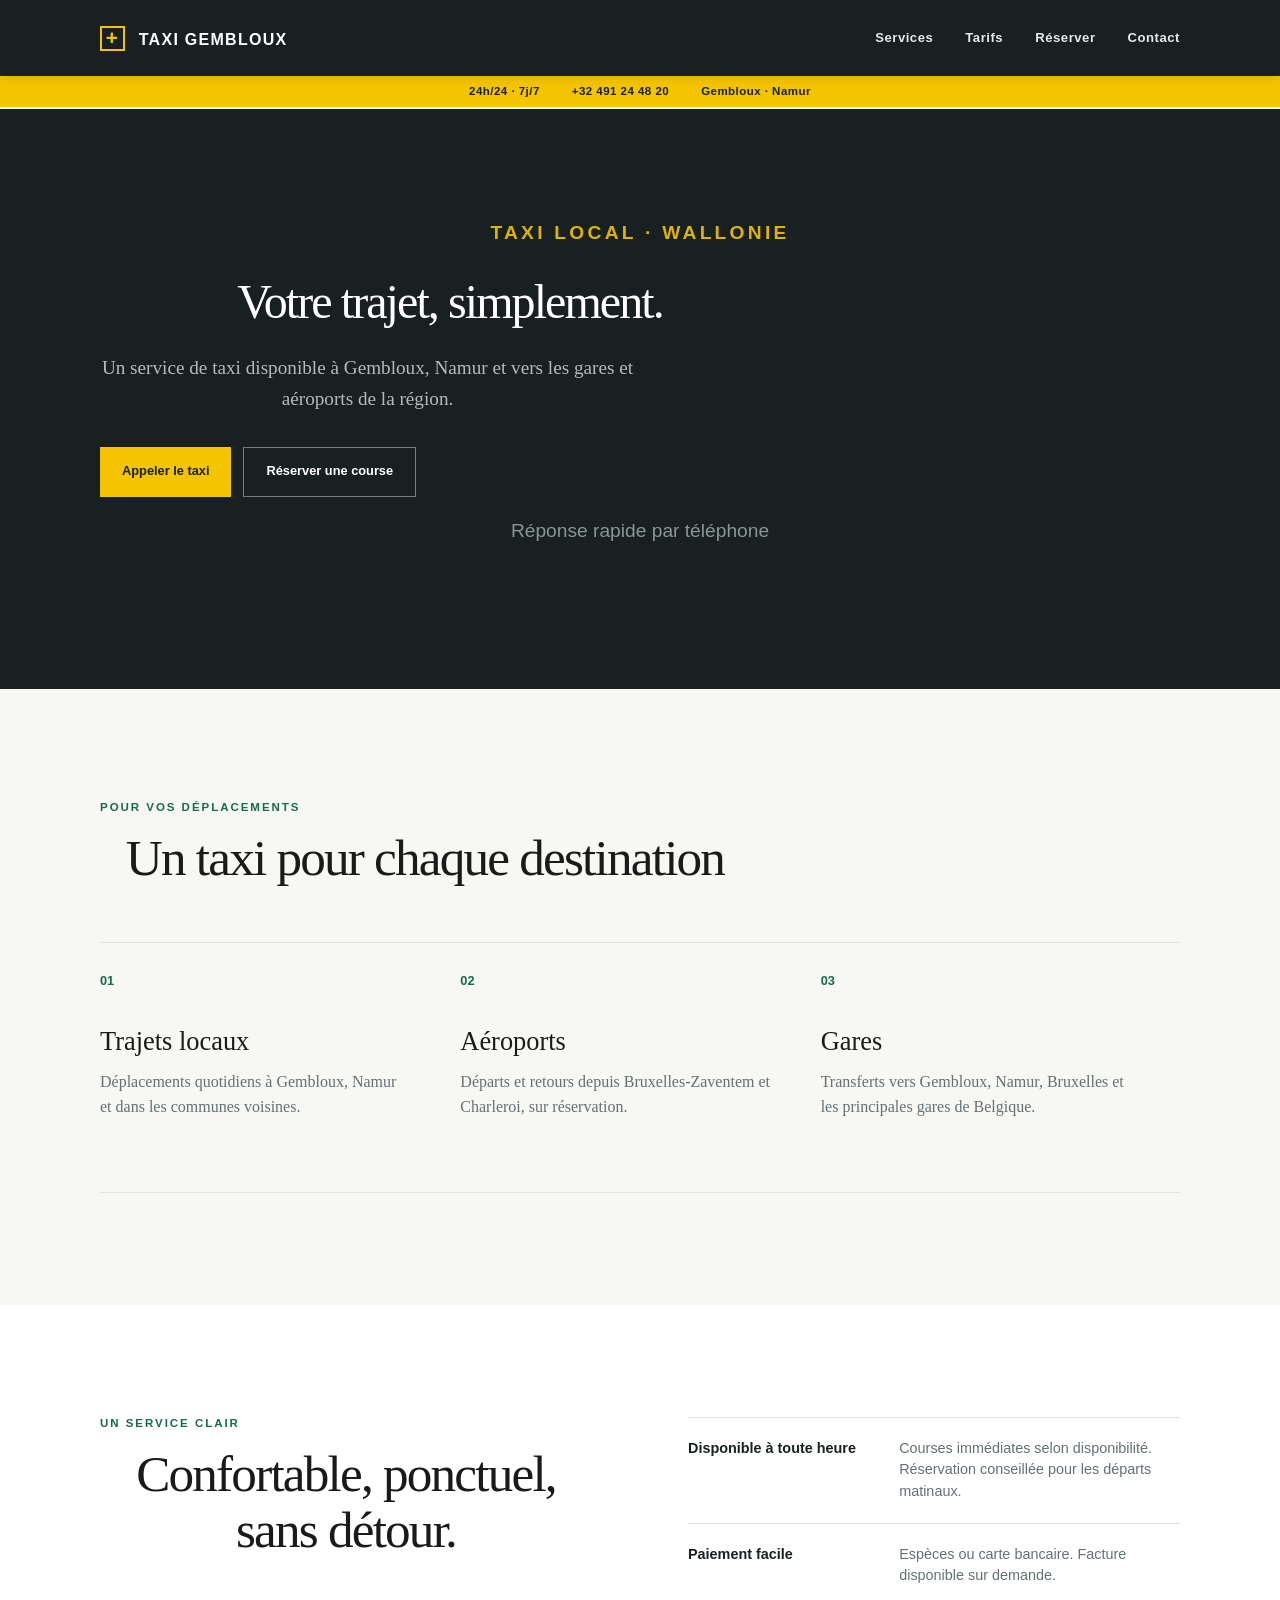
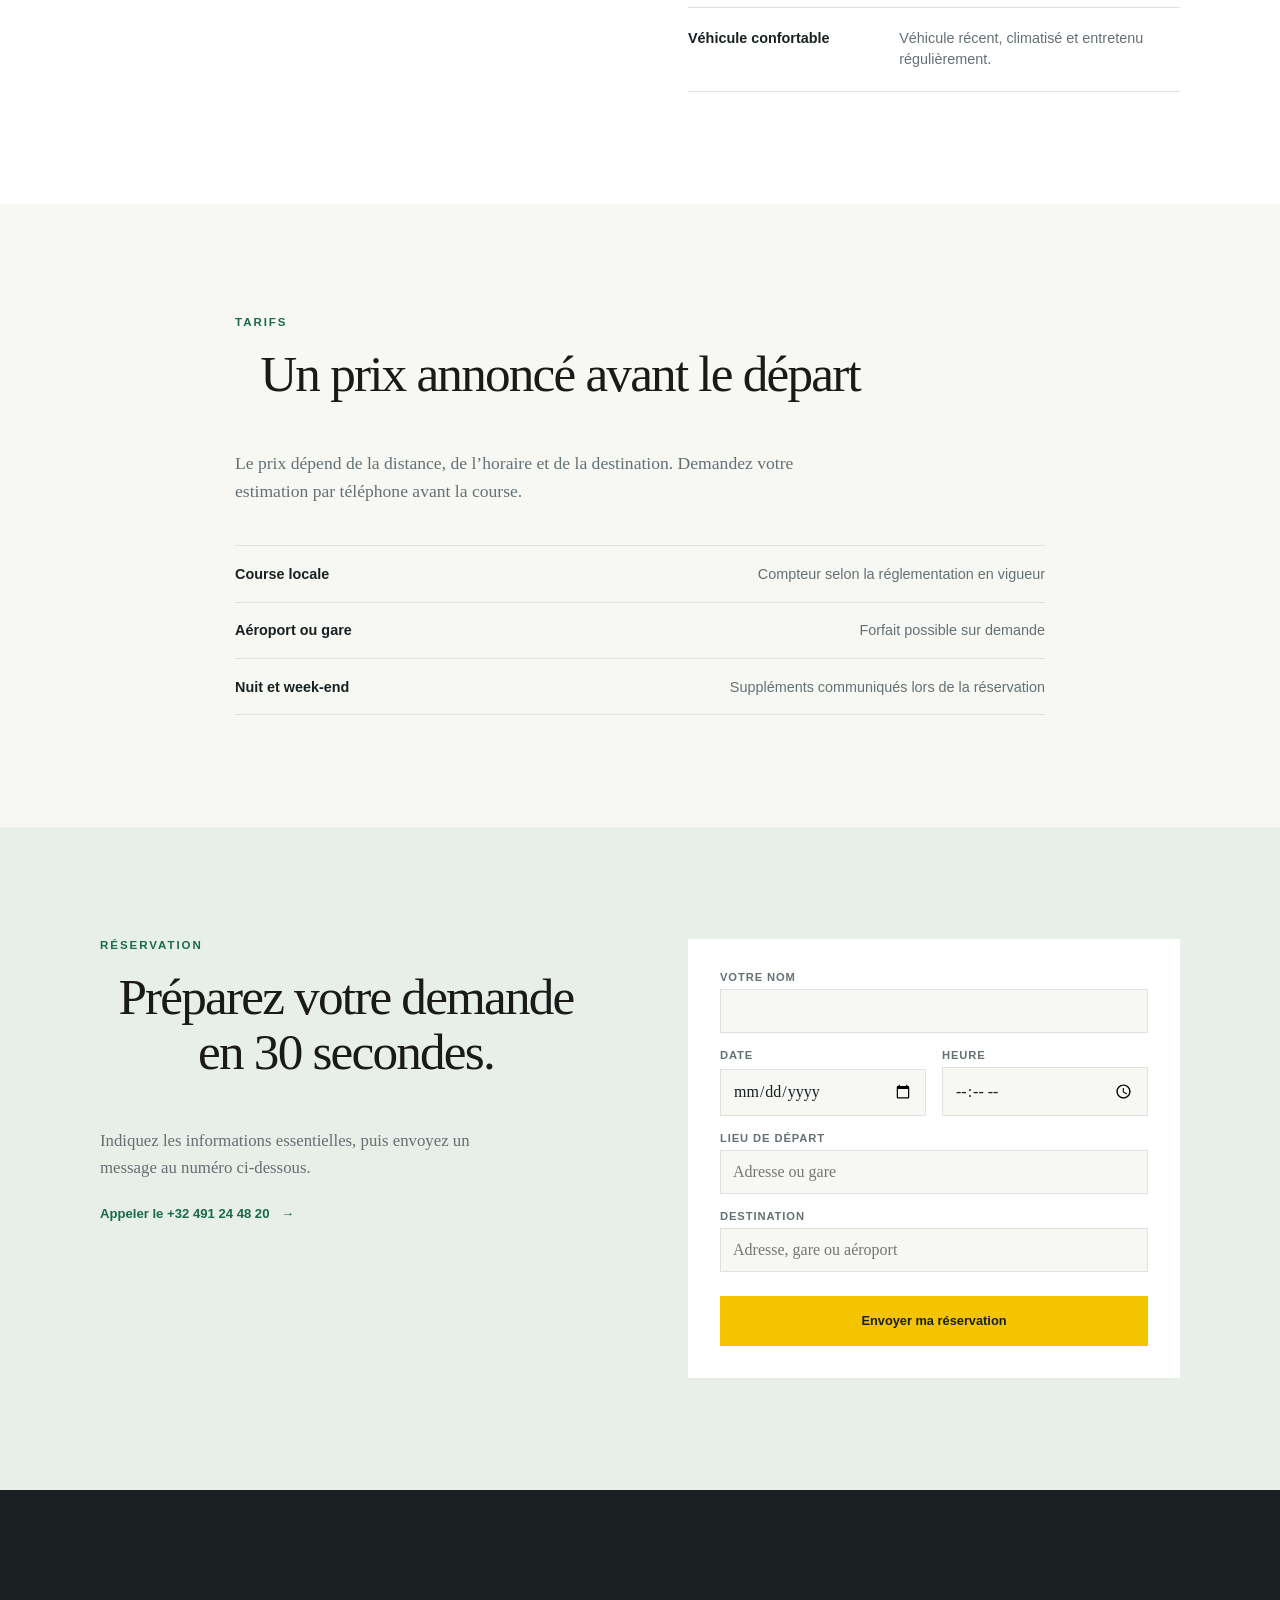
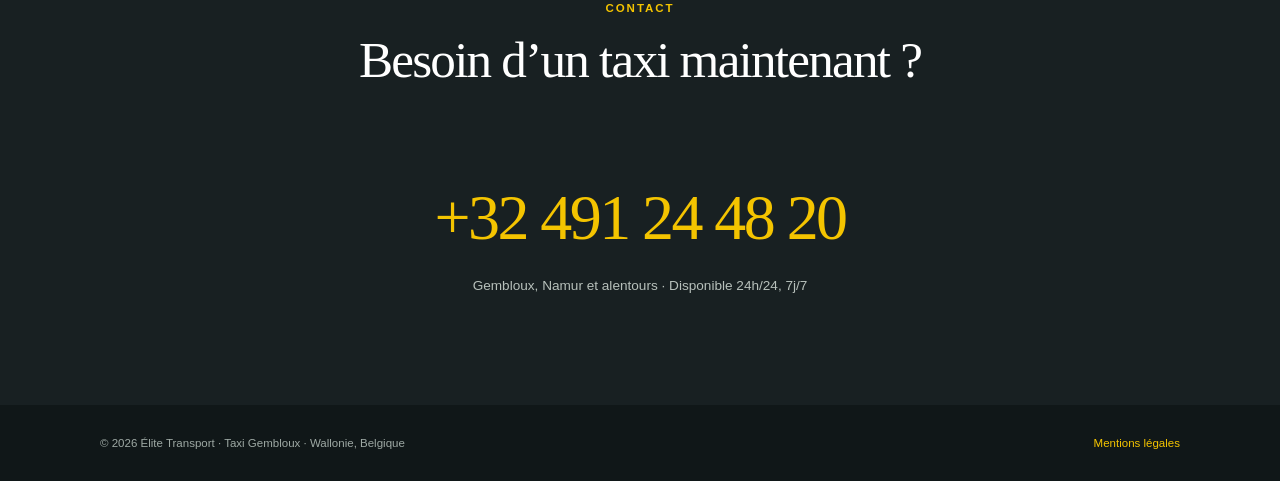
<file: index.html>
<!DOCTYPE html>
<html lang="fr">
  <head>
    <meta charset="UTF-8" />
    <meta name="viewport" content="width=device-width, initial-scale=1.0" />
    <title>Taxi Gembloux | Namur, gares et aéroports 24h/24</title>
    <meta name="description" content="Taxi à Gembloux et Namur : trajets locaux, gares et aéroports. Réservez votre course 24h/24 par téléphone." />
    <meta property="og:title" content="Taxi Gembloux | Trajets locaux et aéroports" />
    <meta property="og:description" content="Réservez votre taxi à Gembloux et Namur par téléphone." />
    <meta property="og:type" content="website" />
    <link rel="icon" type="image/svg+xml" href="favicon.svg" />
    <link rel="stylesheet" href="style.css" />
  </head>
  <body>
    <header class="site-header">
      <nav class="container" aria-label="Navigation principale">
        <a class="logo" href="#accueil" aria-label="Taxi Gembloux, accueil"><span aria-hidden="true">+</span> TAXI GEMBLOUX</a>
        <ul class="nav-links" id="nav-links">
          <li><a href="#services">Services</a></li>
          <li><a href="#tarifs">Tarifs</a></li>
          <li><a href="#reservation">Réserver</a></li>
          <li><a href="#contact">Contact</a></li>
        </ul>
        <button class="hamburger" id="hamburger" type="button" aria-label="Ouvrir le menu" aria-controls="nav-links" aria-expanded="false">
          <span></span><span></span><span></span>
        </button>
      </nav>
    </header>

    <div class="info-bar" aria-label="Informations pratiques">
      <span><strong>24h/24</strong> · 7j/7</span>
      <a href="tel:+32491244820">+32 491 24 48 20</a>
      <span>Gembloux · Namur</span>
    </div>

    <main>
      <section id="accueil" class="hero">
        <div class="container hero-content">
          <p class="eyebrow">Taxi local · Wallonie</p>
          <h1>Votre trajet, simplement.</h1>
          <p class="hero-text">Un service de taxi disponible à Gembloux, Namur et vers les gares et aéroports de la région.</p>
          <div class="hero-actions">
            <a href="tel:+32491244820" class="button button-primary">Appeler le taxi</a>
            <a href="#reservation" class="button button-secondary">Réserver une course</a>
          </div>
          <p class="hero-note">Réponse rapide par téléphone</p>
        </div>
      </section>

      <section id="services" class="section">
        <div class="container">
          <p class="eyebrow">Pour vos déplacements</p>
          <h2>Un taxi pour chaque destination</h2>
          <div class="services">
            <article class="service-card"><div class="service-number">01</div><h3>Trajets locaux</h3><p>Déplacements quotidiens à Gembloux, Namur et dans les communes voisines.</p></article>
            <article class="service-card"><div class="service-number">02</div><h3>Aéroports</h3><p>Départs et retours depuis Bruxelles-Zaventem et Charleroi, sur réservation.</p></article>
            <article class="service-card"><div class="service-number">03</div><h3>Gares</h3><p>Transferts vers Gembloux, Namur, Bruxelles et les principales gares de Belgique.</p></article>
          </div>
        </div>
      </section>

      <section class="section reassurance">
        <div class="container reassurance-grid">
          <div><p class="eyebrow">Un service clair</p><h2>Confortable, ponctuel, sans détour.</h2></div>
          <div class="reassurance-list"><p><strong>Disponible à toute heure</strong><span>Courses immédiates selon disponibilité. Réservation conseillée pour les départs matinaux.</span></p><p><strong>Paiement facile</strong><span>Espèces ou carte bancaire. Facture disponible sur demande.</span></p><p><strong>Véhicule confortable</strong><span>Véhicule récent, climatisé et entretenu régulièrement.</span></p></div>
        </div>
      </section>

      <section id="tarifs" class="section">
        <div class="container narrow">
          <p class="eyebrow">Tarifs</p><h2>Un prix annoncé avant le départ</h2>
          <p class="section-intro">Le prix dépend de la distance, de l’horaire et de la destination. Demandez votre estimation par téléphone avant la course.</p>
          <div class="price-points"><div><strong>Course locale</strong><span>Compteur selon la réglementation en vigueur</span></div><div><strong>Aéroport ou gare</strong><span>Forfait possible sur demande</span></div><div><strong>Nuit et week-end</strong><span>Suppléments communiqués lors de la réservation</span></div></div>
        </div>
      </section>

      <section id="reservation" class="section reservation">
        <div class="container reservation-grid">
          <div><p class="eyebrow">Réservation</p><h2>Préparez votre demande en 30 secondes.</h2><p>Indiquez les informations essentielles, puis envoyez un message au numéro ci-dessous.</p><a href="tel:+32491244820" class="text-link">Appeler le +32 491 24 48 20 <span aria-hidden="true">→</span></a></div>
          <form id="booking-form" class="booking-form">
            <label for="name">Votre nom<input id="name" name="name" type="text" autocomplete="name" required /></label>
            <div class="form-row"><label for="date">Date<input id="date" name="date" type="date" required /></label><label for="time">Heure<input id="time" name="time" type="time" required /></label></div>
            <label for="pickup">Lieu de départ<input id="pickup" name="pickup" type="text" placeholder="Adresse ou gare" required /></label>
            <label for="destination">Destination<input id="destination" name="destination" type="text" placeholder="Adresse, gare ou aéroport" required /></label>
            <button class="button button-primary" type="submit">Envoyer ma réservation</button>
          </form>
        </div>
      </section>

      <section id="contact" class="section contact"><div class="container contact-inner"><p class="eyebrow">Contact</p><h2>Besoin d’un taxi maintenant ?</h2><a class="contact-phone" href="tel:+32491244820">+32 491 24 48 20</a><p>Gembloux, Namur et alentours · Disponible 24h/24, 7j/7</p></div></section>
    </main>

    <footer><div class="container footer-content"><p>&copy; 2026 Élite Transport · Taxi Gembloux · Wallonie, Belgique</p><a href="mentions-legales.html">Mentions légales</a></div></footer>
    <div class="action-bar"><a href="tel:+32491244820">+32 491 24 48 20</a><a href="tel:+32491244820">Appeler</a></div>

    <script>
      const hamburger = document.getElementById("hamburger");
      const navLinks = document.getElementById("nav-links");
      hamburger.addEventListener("click", () => {
        const isOpen = navLinks.classList.toggle("open");
        hamburger.classList.toggle("open", isOpen);
        hamburger.setAttribute("aria-expanded", String(isOpen));
      });
      navLinks.querySelectorAll("a").forEach((link) => link.addEventListener("click", () => {
        navLinks.classList.remove("open"); hamburger.classList.remove("open"); hamburger.setAttribute("aria-expanded", "false");
      }));
      document.getElementById("booking-form").addEventListener("submit", (event) => {
        event.preventDefault();
        const data = new FormData(event.currentTarget);
        const message = `Bonjour, je souhaite réserver un taxi.\nNom : ${data.get("name")}\nDate : ${data.get("date")} à ${data.get("time")}\nDépart : ${data.get("pickup")}\nDestination : ${data.get("destination")}`;
        window.location.href = `sms:+32491244820?body=${encodeURIComponent(message)}`;
      });
    </script>
  </body>
</html>
</file>
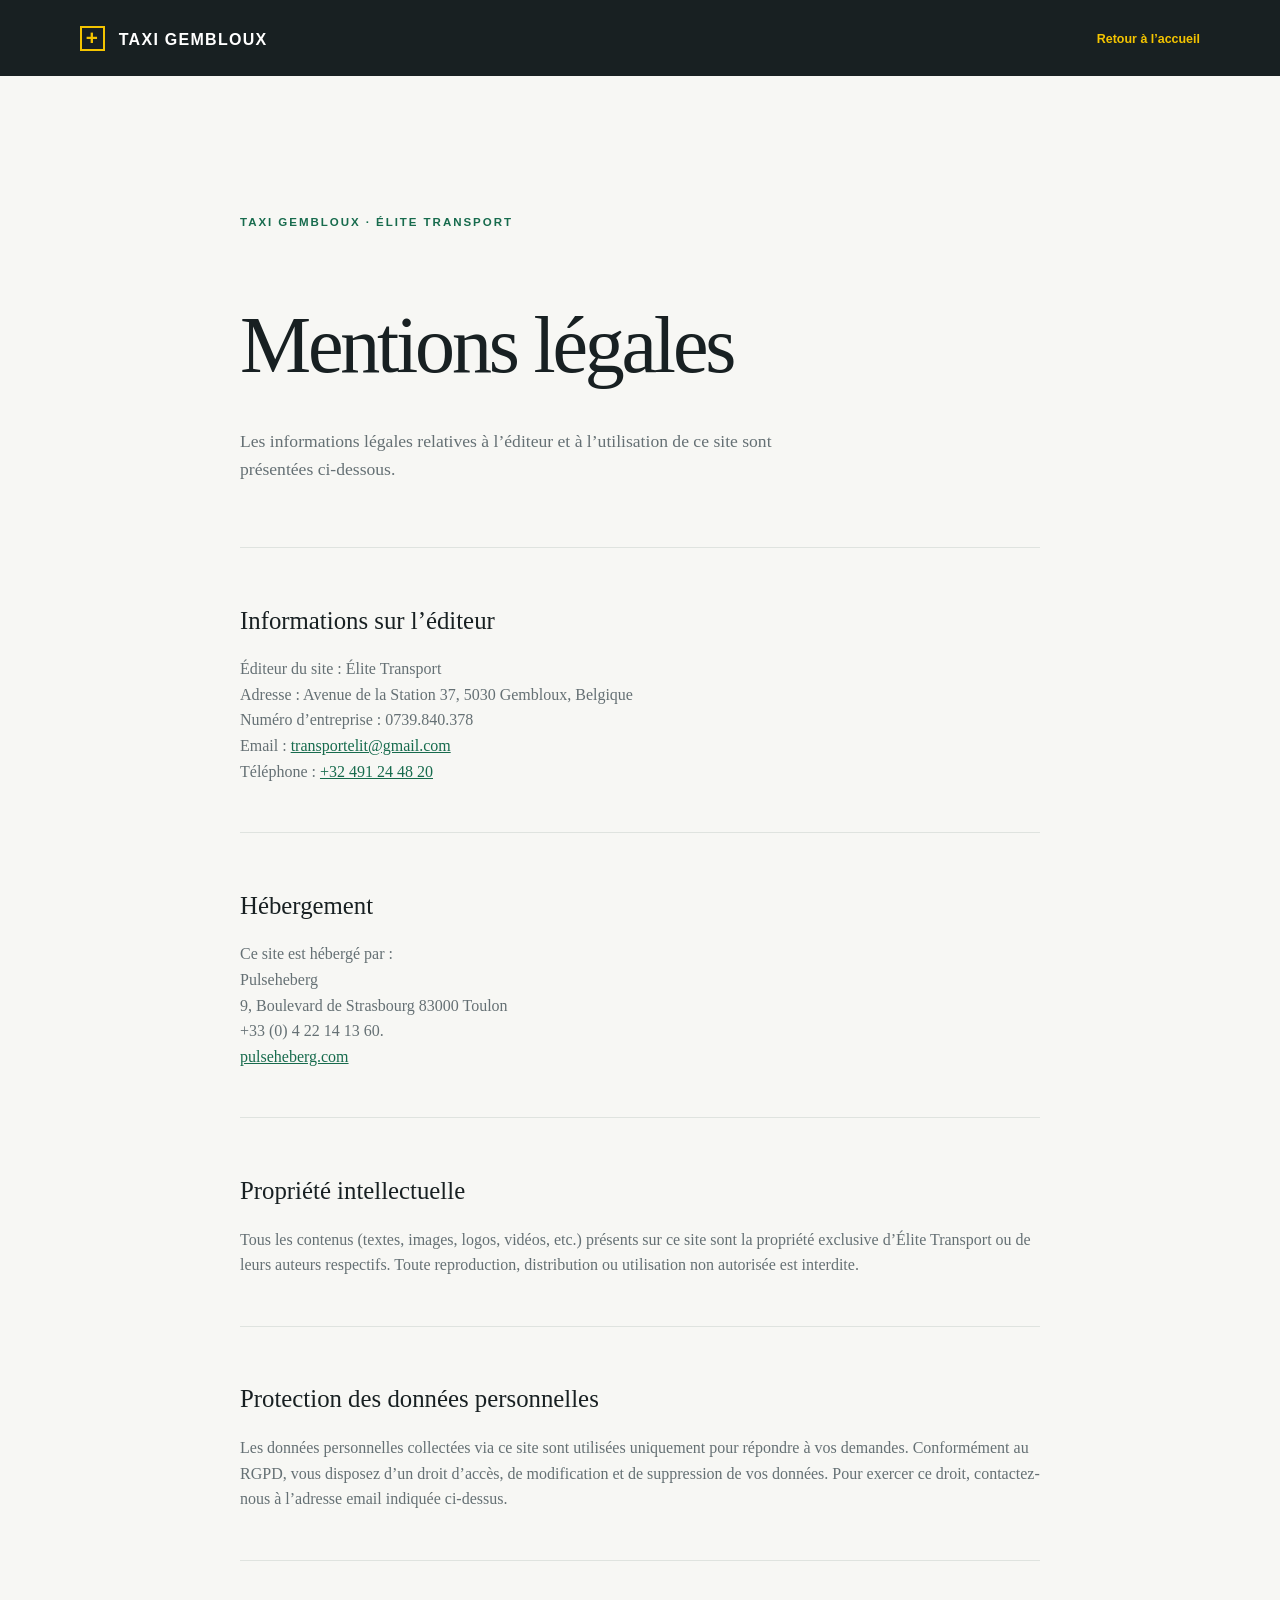
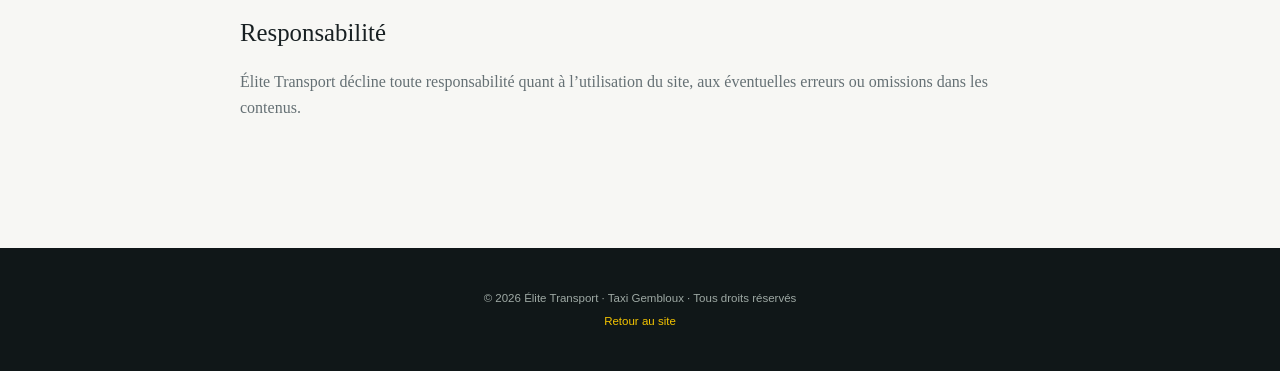
<file: mentions-legales.html>
<!DOCTYPE html>
<html lang="fr">
  <head>
    <meta charset="UTF-8" />
    <meta name="viewport" content="width=device-width, initial-scale=1" />
    <meta name="description" content="Mentions légales de Taxi Gembloux, édité par Élite Transport." />
    <title>Mentions légales | Taxi Gembloux</title>
    <link rel="stylesheet" href="styles-mentions-legales.css" />
    <link
      rel="stylesheet"
      href="https://cdnjs.cloudflare.com/ajax/libs/font-awesome/6.4.0/css/all.min.css"
      integrity="sha512-pEYVJ3PR6WljC+MUnXt8t5MWFo5Vq/94yr+8eZFXHbDa3D1IhCMlXPZqqm6YKQ2x3DKn3P8dkIKaz2J4B6J5Hg=="
      crossorigin="anonymous"
      referrerpolicy="no-referrer"
    />
  </head>
  <body>
    <header class="site-header">
      <div class="header-inner">
        <a class="brand" href="index.html"><span aria-hidden="true">+</span> TAXI GEMBLOUX</a>
        <nav aria-label="Navigation secondaire">
          <a href="index.html">Retour à l’accueil</a>
        </nav>
      </div>
    </header>

    <main class="legal-main">
      <p class="eyebrow">Taxi Gembloux · Élite Transport</p>
      <h1>Mentions légales</h1>
      <p class="intro">Les informations légales relatives à l’éditeur et à l’utilisation de ce site sont présentées ci-dessous.</p>
      <section>
        <h2>Informations sur l’éditeur</h2>
        <p>
          Éditeur du site : Élite Transport<br />
          Adresse : Avenue de la Station 37, 5030 Gembloux, Belgique<br />
          Numéro d’entreprise : 0739.840.378<br />
          Email : <a href="mailto:transportelit@gmail.com">transportelit@gmail.com</a><br />
          Téléphone : <a href="tel:+32491244820">+32 491 24 48 20</a>
        </p>
      </section>

      <section>
        <h2>Hébergement</h2>
        <p>
          Ce site est hébergé par :<br />
          Pulseheberg<br />
          9, Boulevard de Strasbourg 83000 Toulon<br />
          +33 (0) 4 22 14 13 60.<br />
          <a href="https://pulseheberg.com/fr/" target="_blank" rel="noopener noreferrer">pulseheberg.com</a>
        </p>
      </section>

      <section>
        <h2>Propriété intellectuelle</h2>
        <p>
          Tous les contenus (textes, images, logos, vidéos, etc.) présents sur
          ce site sont la propriété exclusive d’Élite Transport ou de leurs
          auteurs respectifs. Toute reproduction, distribution ou utilisation
          non autorisée est interdite.
        </p>
      </section>

      <section>
        <h2>Protection des données personnelles</h2>
        <p>
          Les données personnelles collectées via ce site sont utilisées
          uniquement pour répondre à vos demandes. Conformément au RGPD, vous
          disposez d’un droit d’accès, de modification et de suppression de vos
          données. Pour exercer ce droit, contactez-nous à l’adresse email
          indiquée ci-dessus.
        </p>
      </section>

      <section>
        <h2>Responsabilité</h2>
        <p>
          Élite Transport décline toute responsabilité quant à l’utilisation du
          site, aux éventuelles erreurs ou omissions dans les contenus.
        </p>
      </section>
    </main>

    <footer>
      <p>© 2026 Élite Transport · Taxi Gembloux · Tous droits réservés</p>
      <p><a href="index.html">Retour au site</a></p>
    </footer>
  </body>
</html>
</file>
<file: style.css>
* {
  margin: 0;
  padding: 0;
  box-sizing: border-box;
}

body {
  font-family: "Segoe UI", Tahoma, Geneva, Verdana, sans-serif;
  line-height: 1.6;
  color: #333;
  background-color: #fff;
}

.container {
  max-width: 1200px;
  margin: 0 auto;
  padding: 0 20px;
}

header {
  background: #1a1a1a;
  color: white;
  padding: 1rem 0;
  position: fixed;
  width: 100%;
  top: 0;
  z-index: 1000;
  box-shadow: 0 2px 10px rgba(0, 0, 0, 0.1);
}

nav {
  display: flex;
  justify-content: space-between;
  align-items: center;
}

.logo {
  font-size: 1.5rem;
  font-weight: bold;
  color: #f1c40f;
}

.nav-links {
  display: flex;
  list-style: none;
  gap: 2rem;
}

.nav-links a {
  color: white;
  text-decoration: none;
  transition: color 0.3s;
}

.nav-links a:hover {
  color: #f1c40f;
}

.info-bar {
  position: fixed;
  top: 68px;
  width: 100%;
  background: #f1c40f;
  color: #1a1a1a;
  text-align: center;
  padding: 0.6rem 1rem;
  font-size: 0.85rem;
  font-weight: 600;
  display: flex;
  justify-content: center;
  gap: 2rem;
  z-index: 999;
}

main {
  margin-top: 118px;
}

.hero {
  background: linear-gradient(135deg, #1a1a1a 0%, #2c2c2c 100%);
  color: white;
  padding: 6rem 0;
  text-align: center;
}

.hero h1 {
  font-size: 3rem;
  margin-bottom: 1rem;
  font-weight: 300;
}

.hero p {
  font-size: 1.2rem;
  margin-bottom: 2rem;
  opacity: 0.9;
}

.cta-button {
  display: inline-block;
  background: #f1c40f;
  color: #1a1a1a;
  padding: 15px 40px;
  text-decoration: none;
  border-radius: 30px;
  font-weight: bold;
  font-size: 1.1rem;
  transition: transform 0.3s, box-shadow 0.3s;
}

.cta-button:hover {
  transform: translateY(-2px);
  box-shadow: 0 5px 15px rgba(241, 196, 15, 0.3);
}

.section {
  padding: 5rem 0;
}

.section h2 {
  font-size: 2.5rem;
  text-align: center;
  margin-bottom: 3rem;
  font-weight: 300;
  color: #1a1a1a;
}

.services {
  display: grid;
  grid-template-columns: repeat(auto-fit, minmax(300px, 1fr));
  gap: 3rem;
  margin-top: 3rem;
}

.service-card {
  text-align: center;
  padding: 2rem;
  background: #f8f9fa;
  border-radius: 10px;
  transition: transform 0.3s;
}

.service-card:hover {
  transform: translateY(-5px);
}

.service-icon {
  font-size: 3rem;
  margin-bottom: 1rem;
}

.service-card h3 {
  font-size: 1.3rem;
  margin-bottom: 1rem;
  color: #1a1a1a;
}

.service-card p {
  color: #666;
  line-height: 1.6;
}

.info-section {
  background: #f8f9fa;
}

.info-grid {
  display: grid;
  grid-template-columns: repeat(auto-fit, minmax(250px, 1fr));
  gap: 2rem;
}

.info-card {
  background: white;
  padding: 2rem;
  border-radius: 8px;
  box-shadow: 0 2px 10px rgba(0, 0, 0, 0.05);
}

.info-card h3 {
  color: #1a1a1a;
  margin-bottom: 1rem;
  display: flex;
  align-items: center;
  gap: 10px;
}

.contact {
  text-align: center;
  background: #1a1a1a;
  color: white;
}

.contact h2 {
  color: white;
}

.contact-info {
  display: grid;
  grid-template-columns: repeat(auto-fit, minmax(250px, 1fr));
  gap: 2rem;
  margin-top: 2rem;
}

.contact-item {
  padding: 1.5rem;
  background: rgba(255, 255, 255, 0.1);
  border-radius: 8px;
}

.contact-item h3 {
  color: #f1c40f;
  margin-bottom: 0.5rem;
}

footer {
  background: #0a0a0a;
  color: white;
  text-align: center;
  padding: 2rem 0;
}

/* Boutons fixes — desktop */
.phone-fixed {
  position: fixed;
  bottom: 30px;
  right: 30px;
  background: #f1c40f;
  color: #1a1a1a;
  padding: 15px 20px;
  border-radius: 50px;
  text-decoration: none;
  font-weight: bold;
  box-shadow: 0 4px 15px rgba(241, 196, 15, 0.3);
  z-index: 1000;
  transition: transform 0.3s;
}

.phone-fixed:hover {
  transform: scale(1.05);
}

.hamburger {
  display: none;
  flex-direction: column;
  gap: 5px;
  background: none;
  border: none;
  cursor: pointer;
  padding: 5px;
}

.hamburger span {
  display: block;
  width: 25px;
  height: 2px;
  background: white;
  border-radius: 2px;
  transition: transform 0.3s, opacity 0.3s;
}

.hamburger.open span:nth-child(1) {
  transform: translateY(7px) rotate(45deg);
}

.hamburger.open span:nth-child(2) {
  opacity: 0;
}

.hamburger.open span:nth-child(3) {
  transform: translateY(-7px) rotate(-45deg);
}

/* ===== MOBILE ===== */
@media (max-width: 768px) {
  .hamburger {
    display: flex;
  }

  .nav-links {
    display: none;
    flex-direction: column;
    gap: 0;
    position: absolute;
    top: 100%;
    left: 0;
    width: 100%;
    background: #1a1a1a;
    padding: 1rem 0;
  }

  .nav-links.open {
    display: flex;
  }

  .nav-links li a {
    display: block;
    padding: 0.75rem 1.5rem;
  }

  .hero h1 {
    font-size: 2rem;
  }

  .hero p {
    font-size: 1rem;
  }

  .section h2 {
    font-size: 2rem;
  }

  .services {
    grid-template-columns: 1fr;
  }

  /* Bannière jaune — plus haute et visible */
  .info-bar {
    top: 57px;
    padding: 1.2rem 1rem 0.8rem 1rem;
    font-size: 0.75rem;
    gap: 0.6rem;
    flex-wrap: wrap;
    line-height: 1.8;
  }

  main {
    margin-top: 160px;
  }

  /* Boutons fixes — centrés avec espace entre eux */
  .phone-fixed {
    position: fixed;
    bottom: 20px;
    top: auto;
    right: auto;
    left: auto;
    transform: none;
    padding: 13px 20px;
    font-size: 0.95rem;
    right: 8px;
    background: #f1c40f;
  }
}

/* Nouvelle direction visuelle */
:root {
  --ink: #182022;
  --muted: #657074;
  --paper: #f7f7f4;
  --white: #ffffff;
  --yellow: #f4c400;
  --green: #176b4d;
  --line: #dfe3df;
  --header-height: 76px;
}

html { scroll-behavior: smooth; }
body { background: var(--paper); color: var(--ink); font-family: Georgia, "Times New Roman", serif; padding-bottom: 0; }
a { color: inherit; }
.container { width: min(1120px, calc(100% - 48px)); margin: 0 auto; }
.narrow { max-width: 850px; }
.site-header { position: fixed; inset: 0 0 auto; height: var(--header-height); background: var(--ink); color: var(--white); z-index: 10; }
nav { height: 100%; display: flex; align-items: center; justify-content: space-between; }
.logo { color: var(--white); font: 700 1rem/1 "Trebuchet MS", sans-serif; letter-spacing: .08em; text-decoration: none; }
.logo span { display: inline-grid; place-items: center; width: 25px; height: 25px; margin-right: 8px; border: 2px solid var(--yellow); color: var(--yellow); font-size: 1.3rem; }
.nav-links { display: flex; gap: 2rem; list-style: none; font: 600 .82rem/1 "Trebuchet MS", sans-serif; letter-spacing: .04em; }
.nav-links a { color: #e7ebe7; text-decoration: none; }
.nav-links a:hover, .nav-links a:focus-visible { color: var(--yellow); }
.info-bar { position: fixed; top: var(--header-height); inset-inline: 0; z-index: 9; display: flex; justify-content: center; gap: 2rem; padding: 8px 20px; background: var(--yellow); color: var(--ink); font: 700 .72rem/1.3 "Trebuchet MS", sans-serif; letter-spacing: .04em; }
.info-bar a { text-decoration: none; }
main { padding-top: calc(var(--header-height) + 33px); margin-top: 0; }
.hero { min-height: 570px; display: flex; align-items: center; background: var(--ink); color: var(--white); padding: 0; }
.hero-content { padding-block: 7rem; }
.eyebrow { margin-bottom: 1rem; color: var(--green); font: 700 .72rem/1.2 "Trebuchet MS", sans-serif; letter-spacing: .17em; text-transform: uppercase; }
.hero .eyebrow { color: var(--yellow); }
h1, h2, h3 { font-weight: 400; line-height: 1.08; }
h1 { max-width: 700px; font-size: clamp(3.3rem, 7vw, 6.4rem); letter-spacing: -.04em; }
.hero-text { max-width: 535px; margin: 1.6rem 0 2.2rem; color: #c6ceca; font-size: 1.18rem; }
.hero-actions { display: flex; flex-wrap: wrap; gap: 12px; }
.button { display: inline-flex; min-height: 50px; align-items: center; justify-content: center; border: 0; padding: 13px 22px; cursor: pointer; font: 700 .8rem/1 "Trebuchet MS", sans-serif; text-decoration: none; transition: transform .2s, background .2s; }
.button:hover { transform: translateY(-2px); }
.button-primary { background: var(--yellow); color: var(--ink); }
.button-primary:hover { background: #ffd21a; }
.button-secondary { border: 1px solid #73807b; color: var(--white); }
.button-secondary:hover { border-color: var(--yellow); color: var(--yellow); }
.hero-note { margin-top: 1.3rem; color: #98a49f; font: .78rem/1.4 "Trebuchet MS", sans-serif; }
.section { padding: 7rem 0; scroll-margin-top: calc(var(--header-height) + 33px); }
.section h2 { max-width: 650px; font-size: clamp(2.3rem, 4vw, 4rem); letter-spacing: -.035em; }
.services { display: grid; grid-template-columns: repeat(3, 1fr); gap: 1px; margin-top: 3.5rem; border-top: 1px solid var(--line); }
.service-card { min-height: 250px; padding: 2rem 1.5rem 1.5rem 0; border-bottom: 1px solid var(--line); border-radius: 0; background: transparent; text-align: left; }
.service-number { margin-bottom: 2.5rem; color: var(--green); font: 700 .8rem/1 "Trebuchet MS", sans-serif; }
.service-card h3 { margin-bottom: .8rem; font-size: 1.65rem; }
.service-card p, .section-intro { max-width: 310px; color: var(--muted); font-size: 1rem; }
.reassurance { background: var(--white); }
.reassurance-grid, .reservation-grid { display: grid; grid-template-columns: 1fr 1fr; gap: 6rem; align-items: start; }
.reassurance-list { border-top: 1px solid var(--line); }
.reassurance-list p { display: grid; grid-template-columns: 1fr 1.5fr; gap: 1.5rem; padding: 1.25rem 0; border-bottom: 1px solid var(--line); font: .9rem/1.5 "Trebuchet MS", sans-serif; }
.reassurance-list span { color: var(--muted); }
.section-intro { max-width: 610px; margin: 1.5rem 0 2.5rem; font-size: 1.1rem; }
.price-points { border-top: 1px solid var(--line); }
.price-points div { display: flex; justify-content: space-between; gap: 2rem; padding: 1.1rem 0; border-bottom: 1px solid var(--line); font: .9rem/1.4 "Trebuchet MS", sans-serif; }
.price-points span { color: var(--muted); text-align: right; }
.reservation { background: #e8eee8; }
.reservation-grid > div > p:not(.eyebrow) { max-width: 420px; margin-top: 1.5rem; color: var(--muted); font-size: 1.05rem; }
.text-link { display: inline-block; margin-top: 1.5rem; color: var(--green); font: 700 .82rem "Trebuchet MS", sans-serif; text-decoration: none; }
.text-link span { margin-left: 8px; }
.booking-form { display: grid; gap: 1rem; padding: 2rem; background: var(--white); }
label { display: grid; gap: 6px; color: var(--muted); font: 700 .7rem "Trebuchet MS", sans-serif; letter-spacing: .08em; text-transform: uppercase; }
input { width: 100%; border: 1px solid var(--line); border-radius: 0; padding: 12px; background: var(--paper); color: var(--ink); font: 1rem Georgia, serif; }
input:focus { outline: 2px solid var(--green); outline-offset: 1px; }
.form-row { display: grid; grid-template-columns: 1fr 1fr; gap: 1rem; }
.booking-form .button { width: 100%; margin-top: .5rem; }
.contact { background: var(--ink); color: var(--white); text-align: center; }
.contact h2 { color: var(--white); }
.contact-inner { display: grid; justify-items: center; }
.contact .eyebrow { color: var(--yellow); }
.contact-phone { margin: 2rem 0 .5rem; color: var(--yellow); font-size: clamp(2rem, 5vw, 4rem); letter-spacing: -.04em; text-decoration: none; }
.contact-inner > p:last-child { color: #b7c0bb; font: .85rem "Trebuchet MS", sans-serif; }
footer { padding: 2rem 0; background: #101718; color: #9ea9a4; font: .72rem "Trebuchet MS", sans-serif; }
.footer-content { display: flex; align-items: center; justify-content: space-between; gap: 1rem; }
.footer-content a { color: var(--yellow); text-decoration: none; }
.action-bar { display: none; }
.hamburger { display: none; border: 0; background: transparent; cursor: pointer; }
.hamburger span { display: block; width: 25px; height: 2px; margin: 5px; background: var(--white); }
:focus-visible { outline: 2px solid var(--yellow); outline-offset: 4px; }

@media (max-width: 700px) {
  body { padding-bottom: 62px; }
  .container { width: min(100% - 32px, 560px); }
  .site-header { height: 64px; }
  .info-bar { top: 64px; gap: .7rem; justify-content: space-between; padding: 7px 16px; font-size: .62rem; }
  main { padding-top: 93px; }
  .hamburger { display: block; }
  .nav-links { display: none; position: absolute; top: 64px; right: 0; left: 0; flex-direction: column; gap: 0; padding: .5rem 16px 1rem; background: var(--ink); }
  .nav-links.open { display: flex; }
  .nav-links a { display: block; padding: .75rem 0; border-bottom: 1px solid #303c3a; }
  .hero { min-height: 520px; }
  .hero-content { padding-block: 5rem; }
  h1 { font-size: clamp(3rem, 15vw, 4.8rem); }
  .hero-text { font-size: 1rem; }
  .button { width: 100%; }
  .section { padding: 5rem 0; }
  .section h2 { font-size: 2.7rem; }
  .services, .reassurance-grid, .reservation-grid { grid-template-columns: 1fr; gap: 2.5rem; }
  .service-card { min-height: 0; padding: 1.5rem 0; }
  .service-number { margin-bottom: 1rem; }
  .reassurance-list p { grid-template-columns: 1fr; gap: .35rem; }
  .price-points div { display: grid; gap: .35rem; }
  .price-points span { text-align: left; }
  .booking-form { padding: 1.25rem; }
  .action-bar { position: fixed; right: 0; bottom: 0; left: 0; z-index: 20; display: grid; grid-template-columns: 1fr 1fr; height: 62px; box-shadow: 0 -3px 14px #18202222; font: 700 .8rem "Trebuchet MS", sans-serif; }
  .action-bar a { display: grid; place-items: center; text-decoration: none; }
  .action-bar a:first-child { background: var(--green); color: var(--white); }
  .action-bar a:last-child { background: var(--yellow); color: var(--ink); }
}

@media (prefers-reduced-motion: reduce) {
  html { scroll-behavior: auto; }
  *, *::before, *::after { transition-duration: .01ms !important; }
}

.reservation-grid, .booking-form, input { min-width: 0; }
</file>
<file: styles-mentions-legales.css>
/* Style général */
body {
  margin: 0;
  font-family: -apple-system, BlinkMacSystemFont, "Segoe UI", Roboto, Helvetica,
    Arial, sans-serif;
  background-color: #f9f9f9;
  color: #333;
  line-height: 1.6;
}

/* En-tête */
header {
  background-color: #222;
  color: #fff;
  padding: 1rem 2rem;
}

header h1 {
  margin: 0;
  font-size: 1.8rem;
}

nav ul {
  list-style: none;
  padding: 0;
  margin-top: 0.5rem;
  display: flex;
  gap: 1rem;
}

nav a {
  color: #ddd;
  text-decoration: none;
}

nav a:hover {
  text-decoration: underline;
}

/* Sections principales */
main {
  max-width: 800px;
  margin: 2rem auto;
  padding: 0 1rem;
}

section {
  margin-bottom: 2rem;
}

h2 {
  border-left: 4px solid #555;
  padding-left: 0.5rem;
  color: #444;
  font-size: 1.3rem;
}

/* Footer */
footer {
  text-align: center;
  padding: 1rem;
  background-color: #222;
  color: #ccc;
  font-size: 0.9rem;
}

footer a {
  color: #ccc;
  text-decoration: none;
}

footer a:hover {
  text-decoration: underline;
}

/* Identité commune avec la page d'accueil */
:root {
  --ink: #182022;
  --muted: #657074;
  --paper: #f7f7f4;
  --white: #ffffff;
  --yellow: #f4c400;
  --green: #176b4d;
  --line: #dfe3df;
}

* { box-sizing: border-box; }
html { scroll-behavior: smooth; }
body { background: var(--paper); color: var(--ink); font-family: Georgia, "Times New Roman", serif; }
.site-header { padding: 0; background: var(--ink); color: var(--white); }
.header-inner { width: min(1120px, calc(100% - 48px)); min-height: 76px; margin: 0 auto; display: flex; align-items: center; justify-content: space-between; gap: 2rem; }
.brand { color: var(--white); font: 700 1rem/1 "Trebuchet MS", sans-serif; letter-spacing: .08em; text-decoration: none; }
.brand span { display: inline-grid; place-items: center; width: 25px; height: 25px; margin-right: 8px; border: 2px solid var(--yellow); color: var(--yellow); font-size: 1.3rem; }
.site-header nav { margin: 0; }
.site-header nav a { color: var(--yellow); font: 700 .78rem "Trebuchet MS", sans-serif; text-decoration: none; }
.legal-main { width: min(800px, calc(100% - 48px)); margin: 0 auto; padding: 8rem 0 5rem; }
.legal-main .eyebrow { margin-bottom: 1rem; color: var(--green); font: 700 .72rem "Trebuchet MS", sans-serif; letter-spacing: .17em; text-transform: uppercase; }
.legal-main > h1 { margin-bottom: 1rem; font-size: clamp(3rem, 7vw, 5rem); font-weight: 400; letter-spacing: -.04em; }
.legal-main .intro { max-width: 600px; margin-bottom: 4rem; color: var(--muted); font-size: 1.1rem; }
.legal-main section { margin-bottom: 0; padding: 2rem 0; border-top: 1px solid var(--line); }
.legal-main h2 { margin-bottom: 1rem; border: 0; padding: 0; color: var(--ink); font-size: 1.55rem; font-weight: 400; }
.legal-main p { color: var(--muted); font-size: 1rem; }
.legal-main a { color: var(--green); }
body > footer { padding: 2rem 1rem; background: #101718; color: #9ea9a4; font: .72rem "Trebuchet MS", sans-serif; }
body > footer a { color: var(--yellow); }

@media (max-width: 600px) {
  .header-inner { width: calc(100% - 32px); min-height: 64px; }
  .brand { font-size: .82rem; }
  .legal-main { width: calc(100% - 32px); padding-top: 5rem; }
  .legal-main .intro { margin-bottom: 2rem; }
}
</file>
